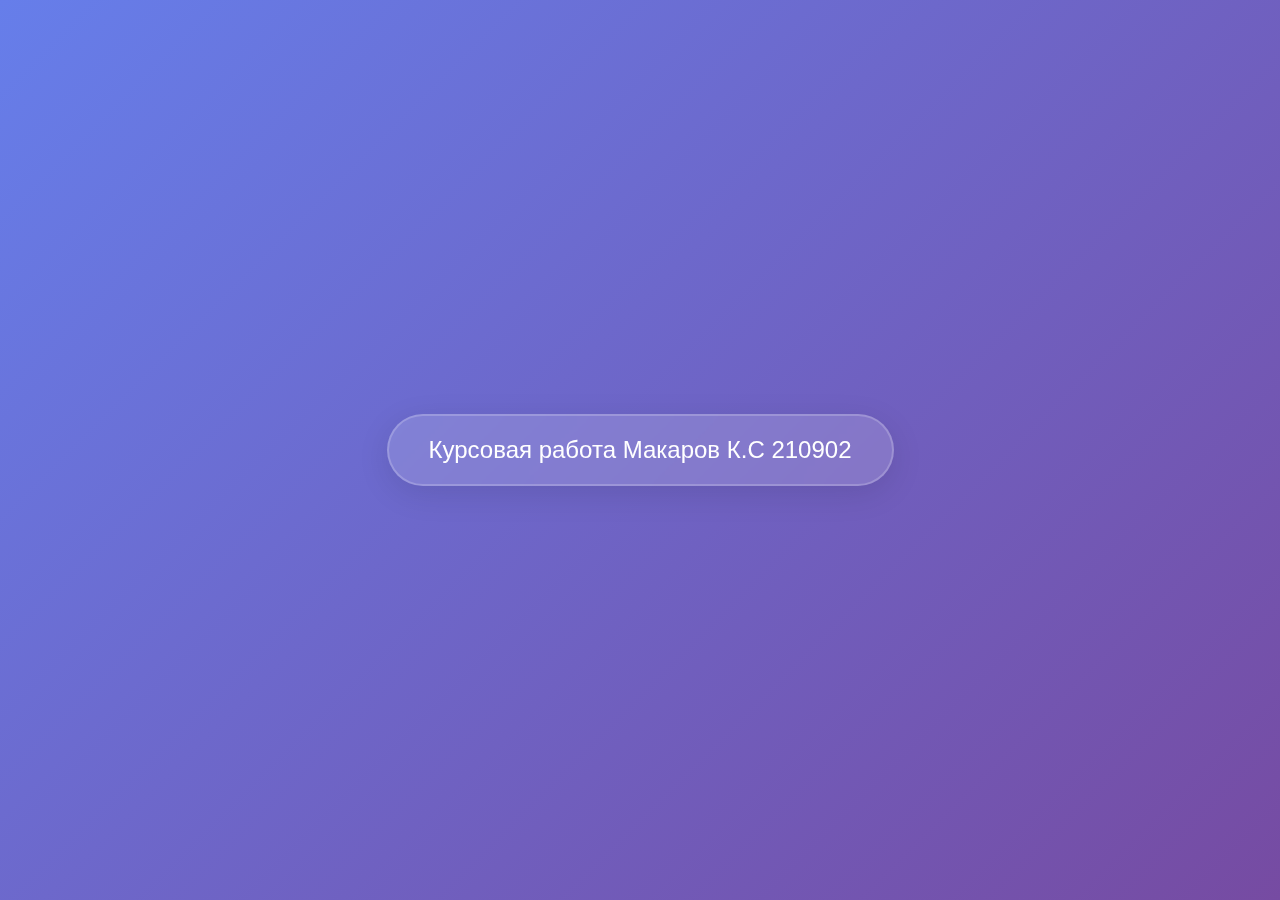
<file: index.html>
<!DOCTYPE html>
<html lang="ru">
<head>
    <meta charset="UTF-8">
    <meta name="viewport" content="width=device-width, initial-scale=1.0">
    <title>Красивая кнопка</title>
    <style>
        body {
            margin: 0;
            padding: 0;
            display: flex;
            justify-content: center;
            align-items: center;
            min-height: 100vh;
            background: linear-gradient(135deg, #667eea 0%, #764ba2 100%);
            font-family: 'Arial', sans-serif;
        }

        .btn {
            position: relative;
            padding: 20px 40px;
            font-size: 24px;
            color: #fff;
            background: rgba(255, 255, 255, 0.15);
            border: 2px solid rgba(255, 255, 255, 0.2);
            border-radius: 50px;
            cursor: pointer;
            overflow: hidden;
            transition: all 0.3s ease;
            text-decoration: none;
            backdrop-filter: blur(5px);
            box-shadow: 0 8px 32px rgba(0, 0, 0, 0.1);
        }

        .btn:hover {
            background: rgba(255, 255, 255, 0.25);
            transform: translateY(-3px);
            box-shadow: 0 12px 40px rgba(0, 0, 0, 0.2);
        }

        .btn::before {
            content: '';
            position: absolute;
            top: 0;
            left: -100%;
            width: 100%;
            height: 100%;
            background: linear-gradient(
                90deg,
                transparent,
                rgba(255, 255, 255, 0.4),
                transparent
            );
            transition: 0.5s;
        }

        .btn:hover::before {
            left: 100%;
        }
    </style>
</head>
<body>
    <a href="pages/home/index.html" class="btn">Курсовая работа Макаров К.С 210902</a>
</body>
</html>
</file>
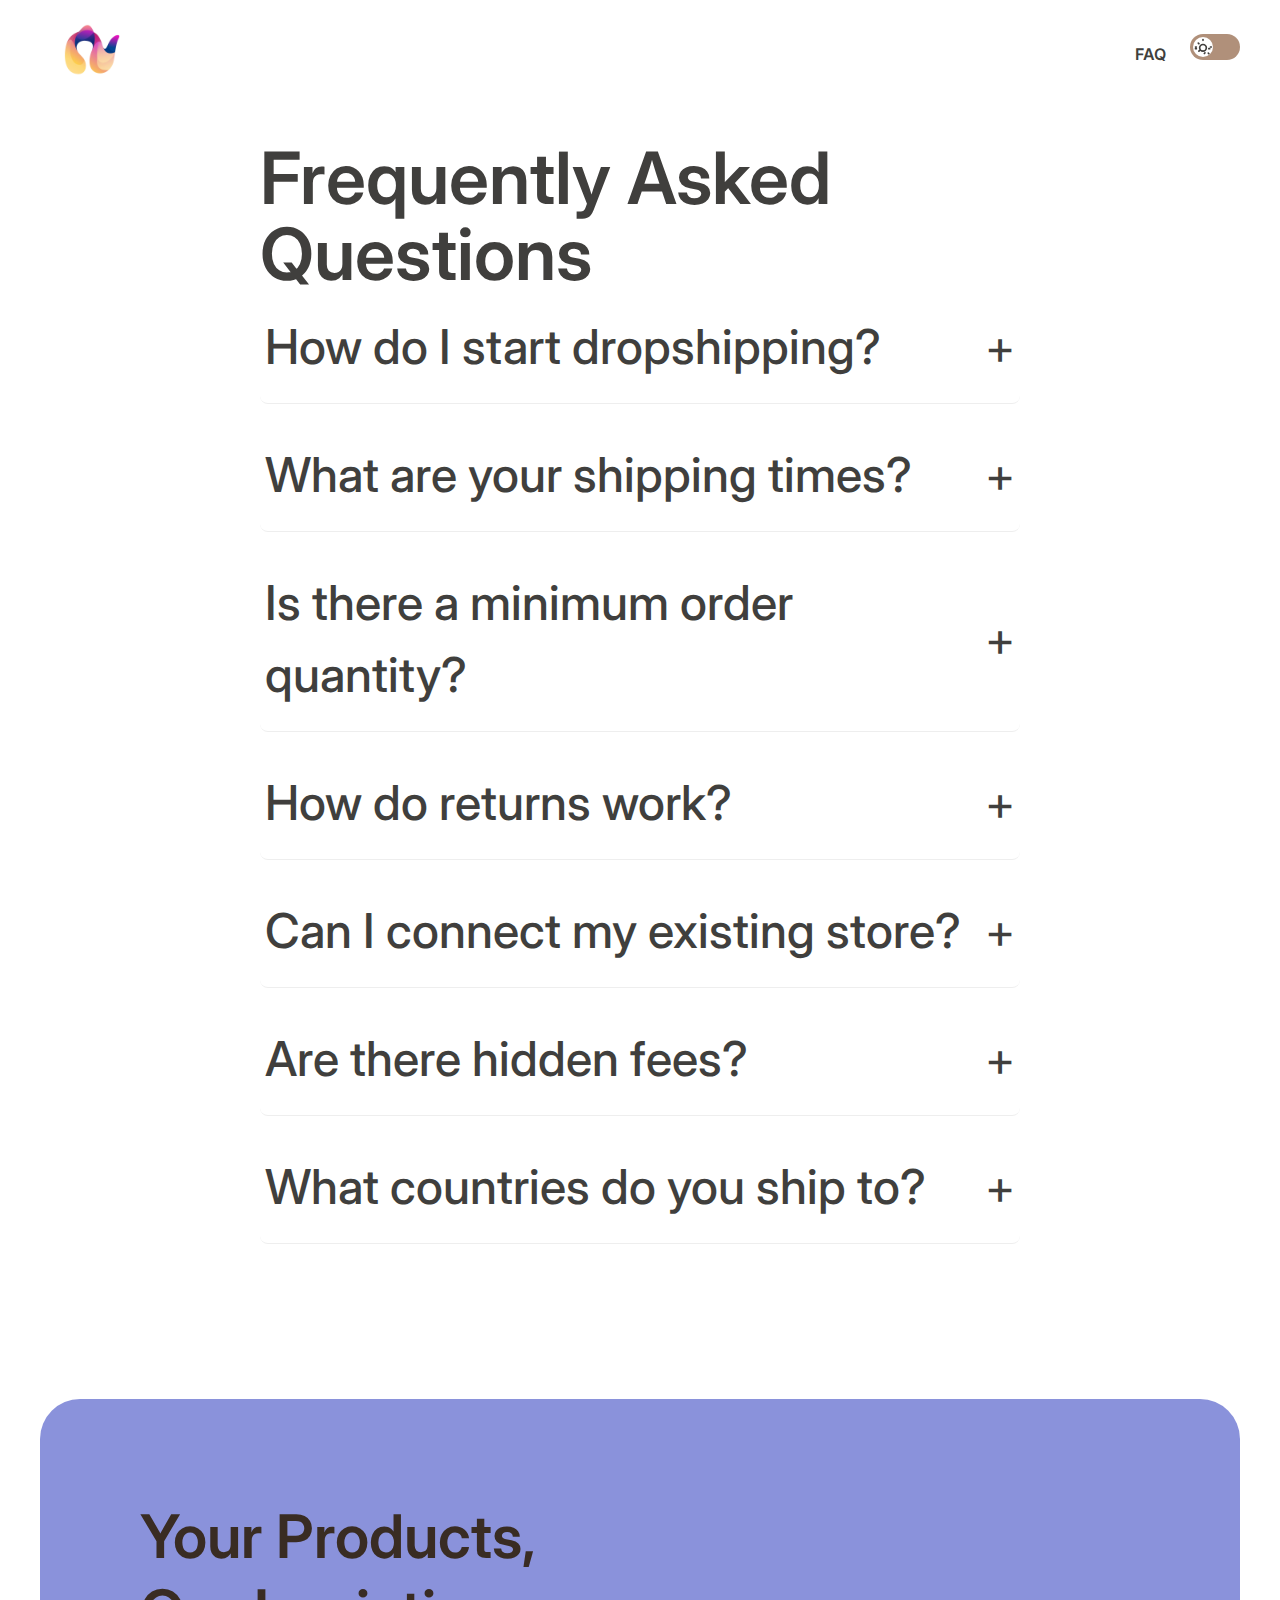
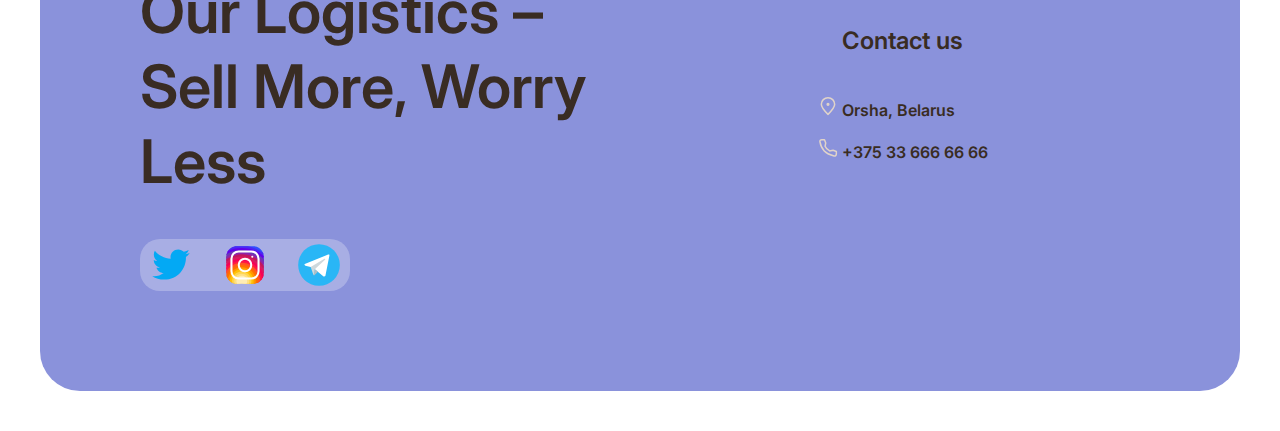
<file: pages/menu/index.html>
<!DOCTYPE html>
<html lang="en">
<head>
  <meta charset="UTF-8">
  <meta name="viewport" content="width=device-width, initial-scale=1.0">
  <title>Dropshipping</title>
  <link rel="shortcut icon" href="../../assets/icons/logo.png" type="image/x-icon">
  <link rel="stylesheet" href="css/styles.css">
  <link href="https://fonts.googleapis.com/css?family=Inter:regular,600" rel="stylesheet">
      <style>
  :root {
    --bg-light: #ffffff;
    --text-light: #403F3D;
    --accent-light: #B0907A;
    --bg-dark: #1a1a1a;
    --text-dark: #e0e0e0;
    --accent-dark: #B0907A;
  }

  body {
    background-color: var(--bg-light);
    color: var(--text-light);
    transition: all 0.3s ease;
  }

  body.dark-theme {
    --bg-light: var(--bg-dark);
    --text-light: var(--text-dark);
    --accent-light: var(--accent-dark);
  }

  .theme-toggle {
    position: relative;
    width: 50px;
    height: 26px;
    border-radius: 15px;
    background: var(--accent-light);
    border: none;
    cursor: pointer;
    margin-left: 20px;
  }

  .theme-toggle::after {
    content: '';
    position: absolute;
    top: 3px;
    left: 3px;
    width: 20px;
    height: 20px;
    background: white url('data:image/svg+xml;utf8,<svg xmlns="http://www.w3.org/2000/svg" viewBox="0 0 24 24" fill="%23403F3D"><path d="M12 2a1 1 0 0 1 1 1v1a1 1 0 1 1-2 0V3a1 1 0 0 1 1-1zm0 16a5 5 0 1 1 0-10 5 5 0 0 1 0 10zm0-2a3 3 0 1 0 0-6 3 3 0 0 0 0 6zm-9-1a1 1 0 0 1 0-2h1a1 1 0 1 1 0 2H3zm16 0a1 1 0 1 1 0-2h1a1 1 0 1 1 0 2h-1zM5.64 6.64a1 1 0 0 1 1.41 0l.7.7a1 1 0 1 1-1.41 1.41l-.7-.7a1 1 0 0 1 0-1.41zm12.02 12.02a1 1 0 0 1 1.41 0l.7.7a1 1 0 1 1-1.41 1.41l-.7-.7a1 1 0 0 1 0-1.41zM2 12a1 1 0 0 1 1-1h1a1 1 0 1 1 0 2H3a1 1 0 0 1-1-1zm18 0a1 1 0 0 1 1-1h1a1 1 0 1 1 0 2h-1a1 1 0 0 1-1-1zm-4.95 6.36a1 1 0 0 1 0 1.41l-.7.7a1 1 0 1 1-1.41-1.41l.7-.7a1 1 0 0 1 1.41 0zM6.34 17.66a1 1 0 0 1 0-1.41l.7-.7a1 1 0 1 1 1.41 1.41l-.7.7a1 1 0 0 1-1.41 0z"/></svg>');
    border-radius: 50%;
    transition: all 0.3s ease;
  }

  body.dark-theme .theme-toggle::after {
    transform: translateX(24px);
    background: white url('data:image/svg+xml;utf8,<svg xmlns="http://www.w3.org/2000/svg" viewBox="0 0 24 24" fill="%23ffffff"><path d="M12 18c-3.309 0-6-2.691-6-6s2.691-6 6-6 6 2.691 6 6-2.691 6-6 6zm0-10c-2.206 0-4 1.794-4 4s1.794 4 4 4 4-1.794 4-4-1.794-4-4-4zm0-4a1 1 0 0 1 1-1 1 1 0 0 1 0 2 1 1 0 0 1-1-1zM7 5a1 1 0 0 1 0-2 1 1 0 0 1 0 2zm10 0a1 1 0 0 1 0-2 1 1 0 0 1 0 2zM5 11a1 1 0 0 1-2 0 1 1 0 0 1 2 0zm14 0a1 1 0 0 1-2 0 1 1 0 0 1 2 0zM7 17a1 1 0 0 1 0-2 1 1 0 0 1 0 2zm10 0a1 1 0 0 1 0-2 1 1 0 0 1 0 2z"/></svg>');
  }

  .dark-theme {
    background-color: var(--bg-dark);
    color: var(--text-dark);
  }

  .dark-theme .heading-1,
  .dark-theme .heading-2,
  .dark-theme .heading-3 {
    color: var(--text-dark);
  }

  .dark-theme .link {
    color: var(--text-dark);
  }

  .dark-theme .button-primary {
    background-color: var(--accent-dark);
    color: white;
  }
</style>
</head>
<body>
  <header>
    <nav class="nav__section">
      <div class="logo__item">
        <a href="../home">
          <img class="logo__item" src="../../assets/icons/logo.png" alt="logo" />
        </a>
      </div>
    
      <div class="menu-item">
        <a class="menu-item__link link" href="../menu">
            FAQ
            
        </a>
        <button class="theme-toggle" aria-label="Toggle theme"></button>
      </div>
      <div class="menu-burger"></div>
    </nav>
  </header>
  <main>
    <!-- HTML -->
<!-- HTML -->
<div class="faq-section">
  <h2 class="heading-1">Frequently Asked Questions</h2>
  
  <div class="faq-item">
    <div class="faq-question">
      <h3 class="question">How do I start dropshipping?</h3>
      <span class="faq-icon">+</span>
      
    </div>
    <div class="faq-answer">
      <p class="answer">Starting is easy! Register for free, connect your store, and select products from our catalog. We handle inventory and shipping.</p>
    </div>
  </div>

  <div class="faq-item">
    <div class="faq-question">
      <h3 class="question">What are your shipping times?</h3>
      <span class="faq-icon">+</span>
    </div>
    <div class="faq-answer">
      <p class="answer">Most orders ship within 1-3 business days. Delivery times vary between 5-15 days depending on destination.</p>
    </div>
  </div>

  <!-- Новые вопросы -->
  <div class="faq-item">
    <div class="faq-question">
      <h3 class="question">Is there a minimum order quantity?</h3>
      <span class="faq-icon">+</span>
    </div>
    <div class="faq-answer">
      <p class="answer">No MOQ requirements! You can order even single items with no extra charges.</p>
    </div>
  </div>

  <div class="faq-item">
    <div class="faq-question">
      <h3 class="question">How do returns work?</h3>
      <span class="faq-icon">+</span>
    </div>
    <div class="faq-answer">
      <p class="answer">We offer 30-day return policy. Contact our support team to initiate a return process.</p>
    </div>
  </div>

  <div class="faq-item">
    <div class="faq-question">
      <h3 class="question">Can I connect my existing store?</h3>
      <span class="faq-icon">+</span>
    </div>
    <div class="faq-answer">
      <p class="answer">Yes! We integrate with Shopify, WooCommerce, and most major e-commerce platforms.</p>
    </div>
  </div>

  <div class="faq-item">
    <div class="faq-question">
      <h3 class="question">Are there hidden fees?</h3>
      <span class="faq-icon">+</span>
    </div>
    <div class="faq-answer">
      <p class="answer">No hidden costs. You only pay for products you sell with transparent pricing.</p>
    </div>
  </div>

  <div class="faq-item">
    <div class="faq-question">
      <h3 class="question">What countries do you ship to?</h3>
      <span class="faq-icon">+</span>
    </div>
    <div class="faq-answer">
      <p class="answer">We offer worldwide shipping to over 150 countries with reliable carriers.</p>
    </div>
  </div>
</div>
  

</div>
  </main>
  <footer class="footer__section" id="contacts">
    <div class="footer__container">
      <div class="footer__item">
        <h2 class="heading-2">
          Your Products, Our Logistics – Sell More, Worry Less
        </h2>
        <div class="footer__buttons">
          <button class="social-network__button button-primary" aria-label="social">
            <svg xmlns="http://www.w3.org/2000/svg" x="0px" y="0px" width="50" height="50" viewBox="0 0 48 48">
              <path fill="#03A9F4" d="M42,12.429c-1.323,0.586-2.746,0.977-4.247,1.162c1.526-0.906,2.7-2.351,3.251-4.058c-1.428,0.837-3.01,1.452-4.693,1.776C34.967,9.884,33.05,9,30.926,9c-4.08,0-7.387,3.278-7.387,7.32c0,0.572,0.067,1.129,0.193,1.67c-6.138-0.308-11.582-3.226-15.224-7.654c-0.64,1.082-1,2.349-1,3.686c0,2.541,1.301,4.778,3.285,6.096c-1.211-0.037-2.351-0.374-3.349-0.914c0,0.022,0,0.055,0,0.086c0,3.551,2.547,6.508,5.923,7.181c-0.617,0.169-1.269,0.263-1.941,0.263c-0.477,0-0.942-0.054-1.392-0.135c0.94,2.902,3.667,5.023,6.898,5.086c-2.528,1.96-5.712,3.134-9.174,3.134c-0.598,0-1.183-0.034-1.761-0.104C9.268,36.786,13.152,38,17.321,38c13.585,0,21.017-11.156,21.017-20.834c0-0.317-0.01-0.633-0.025-0.945C39.763,15.197,41.013,13.905,42,12.429"></path>
              </svg>
          </button>
          <button class="social-network__button button-primary" aria-label="social">
            <svg xmlns="http://www.w3.org/2000/svg" x="0px" y="0px" width="50" height="50" viewBox="0 0 48 48">
              <path fill="#304ffe" d="M41.67,13.48c-0.4,0.26-0.97,0.5-1.21,0.77c-0.09,0.09-0.14,0.19-0.12,0.29v1.03l-0.3,1.01l-0.3,1l-0.33,1.1 l-0.68,2.25l-0.66,2.22l-0.5,1.67c0,0.26-0.01,0.52-0.03,0.77c-0.07,0.96-0.27,1.88-0.59,2.74c-0.19,0.53-0.42,1.04-0.7,1.52 c-0.1,0.19-0.22,0.38-0.34,0.56c-0.4,0.63-0.88,1.21-1.41,1.72c-0.41,0.41-0.86,0.79-1.35,1.11c0,0,0,0-0.01,0 c-0.08,0.07-0.17,0.13-0.27,0.18c-0.31,0.21-0.64,0.39-0.98,0.55c-0.23,0.12-0.46,0.22-0.7,0.31c-0.05,0.03-0.11,0.05-0.16,0.07 c-0.57,0.27-1.23,0.45-1.89,0.54c-0.04,0.01-0.07,0.01-0.11,0.02c-0.4,0.07-0.79,0.13-1.19,0.16c-0.18,0.02-0.37,0.03-0.55,0.03 l-0.71-0.04l-3.42-0.18c0-0.01-0.01,0-0.01,0l-1.72-0.09c-0.13,0-0.27,0-0.4-0.01c-0.54-0.02-1.06-0.08-1.58-0.19 c-0.01,0-0.01,0-0.01,0c-0.95-0.18-1.86-0.5-2.71-0.93c-0.47-0.24-0.93-0.51-1.36-0.82c-0.18-0.13-0.35-0.27-0.52-0.42 c-0.48-0.4-0.91-0.83-1.31-1.27c-0.06-0.06-0.11-0.12-0.16-0.18c-0.06-0.06-0.12-0.13-0.17-0.19c-0.38-0.48-0.7-0.97-0.96-1.49 c-0.24-0.46-0.43-0.95-0.58-1.49c-0.06-0.19-0.11-0.37-0.15-0.57c-0.01-0.01-0.02-0.03-0.02-0.05c-0.1-0.41-0.19-0.84-0.24-1.27 c-0.06-0.33-0.09-0.66-0.09-1c-0.02-0.13-0.02-0.27-0.02-0.4l1.91-2.95l1.87-2.88l0.85-1.31l0.77-1.18l0.26-0.41v-1.03 c0.02-0.23,0.03-0.47,0.02-0.69c-0.01-0.7-0.15-1.38-0.38-2.03c-0.22-0.69-0.53-1.34-0.85-1.94c-0.38-0.69-0.78-1.31-1.11-1.87 C14,7.4,13.66,6.73,13.75,6.26C14.47,6.09,15.23,6,16,6h16c4.18,0,7.78,2.6,9.27,6.26C41.43,12.65,41.57,13.06,41.67,13.48z"></path><path fill="#4928f4" d="M42,16v0.27l-1.38,0.8l-0.88,0.51l-0.97,0.56l-1.94,1.13l-1.9,1.1l-1.94,1.12l-0.77,0.45 c0,0.48-0.12,0.92-0.34,1.32c-0.31,0.58-0.83,1.06-1.49,1.47c-0.67,0.41-1.49,0.74-2.41,0.98c0,0,0-0.01-0.01,0 c-3.56,0.92-8.42,0.5-10.78-1.26c-0.66-0.49-1.12-1.09-1.32-1.78c-0.06-0.23-0.09-0.48-0.09-0.73v-7.19 c0.01-0.15-0.09-0.3-0.27-0.45c-0.54-0.43-1.81-0.84-3.23-1.25c-1.11-0.31-2.3-0.62-3.3-0.92c-0.79-0.24-1.46-0.48-1.86-0.71 c0.18-0.35,0.39-0.7,0.61-1.03c1.4-2.05,3.54-3.56,6.02-4.13C14.47,6.09,15.23,6,16,6h10.8c5.37,0.94,10.32,3.13,14.47,6.26 c0.16,0.39,0.3,0.8,0.4,1.22c0.18,0.66,0.29,1.34,0.32,2.05C42,15.68,42,15.84,42,16z"></path><path fill="#6200ea" d="M42,16v4.41l-0.22,0.68l-0.75,2.33l-0.78,2.4l-0.41,1.28l-0.38,1.19l-0.37,1.13l-0.36,1.12l-0.19,0.59 l-0.25,0.78c0,0.76-0.02,1.43-0.07,2c-0.01,0.06-0.02,0.12-0.02,0.18c-0.06,0.53-0.14,0.98-0.27,1.36 c-0.01,0.06-0.03,0.12-0.05,0.17c-0.26,0.72-0.65,1.18-1.23,1.48c-0.14,0.08-0.3,0.14-0.47,0.2c-0.53,0.18-1.2,0.27-2.02,0.32 c-0.6,0.04-1.29,0.05-2.07,0.05H31.4l-1.19-0.05L30,37.61l-2.17-0.09l-2.2-0.09l-7.25-0.3l-1.88-0.08h-0.26 c-0.78-0.01-1.45-0.06-2.03-0.14c-0.84-0.13-1.49-0.35-1.98-0.68c-0.7-0.45-1.11-1.11-1.35-2.03c-0.06-0.22-0.11-0.45-0.14-0.7 c-0.1-0.58-0.15-1.25-0.18-2c0-0.15,0-0.3-0.01-0.46c-0.01-0.01,0-0.01,0-0.01v-0.58c-0.01-0.29-0.01-0.59-0.01-0.9l0.05-1.61 l0.03-1.15l0.04-1.34v-0.19l0.07-2.46l0.07-2.46l0.07-2.31l0.06-2.27l0.02-0.6c0-0.31-1.05-0.49-2.22-0.64 c-0.93-0.12-1.95-0.23-2.56-0.37c0.05-0.23,0.1-0.46,0.16-0.68c0.18-0.72,0.45-1.4,0.79-2.05c0.18-0.35,0.39-0.7,0.61-1.03 c2.16-0.95,4.41-1.69,6.76-2.17c2.06-0.43,4.21-0.66,6.43-0.66c7.36,0,14.16,2.49,19.54,6.69c0.52,0.4,1.03,0.83,1.53,1.28 C42,15.68,42,15.84,42,16z"></path><path fill="#673ab7" d="M42,18.37v4.54l-0.55,1.06l-1.05,2.05l-0.56,1.08l-0.51,0.99l-0.22,0.43c0,0.31,0,0.61-0.02,0.9 c0,0.43-0.02,0.84-0.05,1.22c-0.04,0.45-0.1,0.86-0.16,1.24c-0.15,0.79-0.36,1.47-0.66,2.03c-0.04,0.07-0.08,0.14-0.12,0.2 c-0.11,0.18-0.24,0.35-0.38,0.51c-0.18,0.22-0.38,0.41-0.61,0.57c-0.34,0.26-0.74,0.47-1.2,0.63c-0.57,0.21-1.23,0.35-2.01,0.43 c-0.51,0.05-1.07,0.08-1.68,0.08l-0.42,0.02l-2.08,0.12h-0.01L27.5,36.6l-2.25,0.13l-3.1,0.18l-3.77,0.22l-0.55,0.03 c-0.51,0-0.99-0.03-1.45-0.09c-0.05-0.01-0.09-0.02-0.14-0.02c-0.68-0.11-1.3-0.29-1.86-0.54c-0.68-0.3-1.27-0.7-1.77-1.18 c-0.44-0.43-0.82-0.92-1.13-1.47c-0.07-0.13-0.14-0.25-0.2-0.39c-0.3-0.59-0.54-1.25-0.72-1.97c-0.03-0.12-0.06-0.25-0.08-0.38 c-0.06-0.23-0.11-0.47-0.14-0.72c-0.11-0.64-0.17-1.32-0.2-2.03v-0.01c-0.01-0.29-0.02-0.57-0.02-0.87l-0.49-1.17l-0.07-0.18 L9.5,25.99L8.75,24.2l-0.12-0.29l-0.72-1.73l-0.8-1.93c0,0,0,0-0.01,0L6.29,18.3L6,17.59V16c0-0.63,0.06-1.25,0.17-1.85 c0.05-0.23,0.1-0.46,0.16-0.68c0.85-0.49,1.74-0.94,2.65-1.34c2.08-0.93,4.31-1.62,6.62-2.04c1.72-0.31,3.51-0.48,5.32-0.48 c7.31,0,13.94,2.65,19.12,6.97c0.2,0.16,0.39,0.32,0.58,0.49C41.09,17.48,41.55,17.91,42,18.37z"></path><path fill="#8e24aa" d="M42,21.35v5.14l-0.57,1.19l-1.08,2.25l-0.01,0.03c0,0.43-0.02,0.82-0.05,1.17c-0.1,1.15-0.38,1.88-0.84,2.33 c-0.33,0.34-0.74,0.53-1.25,0.63c-0.03,0.01-0.07,0.01-0.1,0.02c-0.16,0.03-0.33,0.05-0.51,0.05c-0.62,0.06-1.35,0.02-2.19-0.04 c-0.09,0-0.19-0.01-0.29-0.02c-0.61-0.04-1.26-0.08-1.98-0.11c-0.39-0.01-0.8-0.02-1.22-0.02h-0.02l-1.01,0.08h-0.01l-2.27,0.16 l-2.59,0.2l-0.38,0.03l-3.03,0.22l-1.57,0.12l-1.55,0.11c-0.27,0-0.53,0-0.79-0.01c0,0-0.01-0.01-0.01,0 c-1.13-0.02-2.14-0.09-3.04-0.26c-0.83-0.14-1.56-0.36-2.18-0.69c-0.64-0.31-1.17-0.75-1.6-1.31c-0.41-0.55-0.71-1.24-0.9-2.07 c0-0.01,0-0.01,0-0.01c-0.14-0.67-0.22-1.45-0.22-2.33l-0.15-0.27L9.7,26.35l-0.13-0.22L9.5,25.99l-0.93-1.65l-0.46-0.83 l-0.58-1.03l-1-1.79L6,19.75v-3.68c0.88-0.58,1.79-1.09,2.73-1.55c1.14-0.58,2.32-1.07,3.55-1.47c1.34-0.44,2.74-0.79,4.17-1.02 c1.45-0.24,2.94-0.36,4.47-0.36c6.8,0,13.04,2.43,17.85,6.47c0.22,0.17,0.43,0.36,0.64,0.54c0.84,0.75,1.64,1.56,2.37,2.41 C41.86,21.18,41.94,21.26,42,21.35z"></path><path fill="#c2185b" d="M42,24.71v7.23c-0.24-0.14-0.57-0.31-0.98-0.49c-0.22-0.11-0.47-0.22-0.73-0.32 c-0.38-0.17-0.79-0.33-1.25-0.49c-0.1-0.04-0.2-0.07-0.31-0.1c-0.18-0.07-0.37-0.13-0.56-0.19c-0.59-0.18-1.24-0.35-1.92-0.5 c-0.26-0.05-0.53-0.1-0.8-0.14c-0.87-0.15-1.8-0.24-2.77-0.25c-0.08-0.01-0.17-0.01-0.25-0.01l-2.57,0.02l-3.5,0.02h-0.01 l-7.49,0.06c-2.38,0-3.84,0.57-4.72,0.8c0,0-0.01,0-0.01,0.01c-0.93,0.24-1.22,0.09-1.3-1.54c-0.02-0.45-0.03-1.03-0.03-1.74 l-0.56-0.43l-0.98-0.74l-0.6-0.46l-0.12-0.09L8.88,24.1l-0.25-0.19l-0.52-0.4l-0.96-0.72L6,21.91v-3.4 c0.1-0.08,0.19-0.15,0.29-0.21c1.45-1,3-1.85,4.64-2.54c1.46-0.62,3-1.11,4.58-1.46c0.43-0.09,0.87-0.18,1.32-0.24 c1.33-0.23,2.7-0.34,4.09-0.34c6.01,0,11.53,2.09,15.91,5.55c0.66,0.52,1.3,1.07,1.9,1.66c0.82,0.78,1.59,1.61,2.3,2.49 c0.14,0.18,0.28,0.36,0.42,0.55C41.64,24.21,41.82,24.46,42,24.71z"></path><path fill="#d81b60" d="M42,28.72V32c0,0.65-0.06,1.29-0.18,1.91c-0.18,0.92-0.49,1.8-0.91,2.62c-0.22,0.05-0.47,0.05-0.75,0.01 c-0.63-0.11-1.37-0.44-2.17-0.87c-0.04-0.01-0.08-0.03-0.11-0.05c-0.25-0.13-0.51-0.27-0.77-0.43c-0.53-0.29-1.09-0.61-1.65-0.91 c-0.12-0.06-0.24-0.12-0.35-0.18c-0.64-0.33-1.3-0.63-1.96-0.86c0,0,0,0-0.01,0c-0.14-0.05-0.29-0.1-0.44-0.14 c-0.57-0.16-1.15-0.26-1.71-0.26l-1.1-0.32l-4.87-1.41c0,0,0,0-0.01,0l-2.99-0.87h-0.01l-1.3-0.38c-3.76,0-6.07,1.6-7.19,0.99 c-0.44-0.23-0.7-0.81-0.79-1.95c-0.03-0.32-0.04-0.68-0.04-1.1l-1.17-0.57l-0.05-0.02h-0.01l-0.84-0.42L9.7,26.35l-0.07-0.03 l-0.17-0.09L7.5,25.28L6,24.55v-3.43c0.17-0.15,0.35-0.29,0.53-0.43c0.19-0.15,0.38-0.29,0.57-0.44c0.01,0,0.01,0,0.01,0 c1.18-0.85,2.43-1.6,3.76-2.22c1.55-0.74,3.2-1.31,4.91-1.68c0.25-0.06,0.51-0.12,0.77-0.16c1.42-0.27,2.88-0.41,4.37-0.41 c5.27,0,10.11,1.71,14.01,4.59c1.13,0.84,2.18,1.77,3.14,2.78c0.79,0.83,1.52,1.73,2.18,2.67c0.05,0.07,0.1,0.14,0.15,0.2 c0.37,0.54,0.71,1.09,1.03,1.66C41.64,28.02,41.82,28.37,42,28.72z"></path><path fill="#f50057" d="M41.82,33.91c-0.18,0.92-0.49,1.8-0.91,2.62c-0.19,0.37-0.4,0.72-0.63,1.06c-0.14,0.21-0.29,0.41-0.44,0.6 c-0.36-0.14-0.89-0.34-1.54-0.56c0,0,0,0,0-0.01c-0.49-0.17-1.05-0.35-1.65-0.52c-0.17-0.05-0.34-0.1-0.52-0.15 c-0.71-0.19-1.45-0.36-2.17-0.46c-0.6-0.1-1.19-0.16-1.74-0.16l-0.46-0.13h-0.01l-2.42-0.7l-1.49-0.43l-1.66-0.48h-0.01l-0.54-0.15 l-6.53-1.88l-1.88-0.54l-1.4-0.33l-2.28-0.54l-0.28-0.07c0,0,0,0-0.01,0l-2.29-0.53c0-0.01,0-0.01,0-0.01l-0.41-0.09l-0.21-0.05 l-1.67-0.39l-0.19-0.05l-1.42-1.17L6,27.9v-4.08c0.37-0.36,0.75-0.7,1.15-1.03c0.12-0.11,0.25-0.21,0.38-0.31 c0.12-0.1,0.25-0.2,0.38-0.3c0.91-0.69,1.87-1.31,2.89-1.84c1.3-0.7,2.68-1.26,4.13-1.66c0.28-0.09,0.56-0.17,0.85-0.23 c1.64-0.41,3.36-0.62,5.14-0.62c4.47,0,8.63,1.35,12.07,3.66c1.71,1.15,3.25,2.53,4.55,4.1c0.66,0.79,1.26,1.62,1.79,2.5 c0.05,0.07,0.09,0.13,0.13,0.2c0.32,0.53,0.62,1.08,0.89,1.64c0.25,0.5,0.47,1,0.67,1.52C41.34,32.25,41.6,33.07,41.82,33.91z"></path><path fill="#ff1744" d="M40.28,37.59c-0.14,0.21-0.29,0.41-0.44,0.6c-0.44,0.55-0.92,1.05-1.46,1.49c-0.47,0.39-0.97,0.74-1.5,1.04 c-0.2-0.05-0.4-0.11-0.61-0.19c-0.66-0.23-1.35-0.61-1.99-1.01c-0.96-0.61-1.79-1.27-2.16-1.57c-0.14-0.12-0.21-0.18-0.21-0.18 l-1.7-0.15L30,37.6l-2.2-0.19l-2.28-0.2l-3.37-0.3l-5.34-0.47l-0.02-0.01l-1.88-0.91l-1.9-0.92l-1.53-0.74l-0.33-0.16l-0.41-0.2 l-1.42-0.69L7.43,31.9l-0.59-0.29L6,31.35v-4.47c0.47-0.56,0.97-1.09,1.5-1.6c0.34-0.32,0.7-0.64,1.07-0.94 c0.06-0.05,0.12-0.1,0.18-0.14c0.04-0.05,0.09-0.08,0.13-0.1c0.59-0.48,1.21-0.91,1.85-1.3c0.74-0.47,1.52-0.89,2.33-1.24 c0.87-0.39,1.78-0.72,2.72-0.97c1.63-0.46,3.36-0.7,5.14-0.7c4.08,0,7.85,1.24,10.96,3.37c1.99,1.36,3.71,3.08,5.07,5.07 c0.45,0.64,0.85,1.32,1.22,2.02c0.13,0.26,0.26,0.52,0.37,0.78c0.12,0.25,0.23,0.5,0.34,0.75c0.21,0.52,0.4,1.04,0.57,1.58 c0.32,1,0.56,2.02,0.71,3.08C40.21,36.89,40.25,37.24,40.28,37.59z"></path><path fill="#ff5722" d="M38.39,39.42c0,0.08,0,0.17-0.01,0.26c-0.47,0.39-0.97,0.74-1.5,1.04c-0.22,0.12-0.44,0.24-0.67,0.34 c-0.23,0.11-0.46,0.21-0.7,0.3c-0.34-0.18-0.8-0.4-1.29-0.61c-0.69-0.31-1.44-0.59-2.02-0.68c-0.14-0.03-0.27-0.04-0.39-0.04 l-1.64-0.21h-0.02l-2.04-0.27l-2.06-0.27l-0.96-0.12l-7.56-0.98c-0.49,0-1.01-0.03-1.55-0.1c-0.66-0.06-1.35-0.16-2.04-0.3 c-0.68-0.12-1.37-0.28-2.03-0.45c-0.69-0.16-1.37-0.35-2-0.53c-0.73-0.22-1.41-0.43-1.98-0.62c-0.47-0.15-0.87-0.29-1.18-0.4 c-0.18-0.43-0.33-0.88-0.44-1.34C6.1,33.66,6,32.84,6,32v-1.67c0.32-0.53,0.67-1.05,1.06-1.54c0.71-0.94,1.52-1.8,2.4-2.56 c0.03-0.04,0.07-0.07,0.1-0.09l0.01-0.01c0.31-0.28,0.63-0.53,0.97-0.77c0.04-0.04,0.08-0.07,0.12-0.1 c0.16-0.12,0.33-0.24,0.51-0.35c1.43-0.97,3.01-1.73,4.7-2.24c1.6-0.48,3.29-0.73,5.05-0.73c3.49,0,6.75,1.03,9.47,2.79 c2.01,1.29,3.74,2.99,5.06,4.98c0.16,0.23,0.31,0.46,0.46,0.7c0.69,1.17,1.26,2.43,1.68,3.75c0.05,0.15,0.09,0.3,0.13,0.46 c0.08,0.27,0.15,0.55,0.21,0.83c0.02,0.07,0.04,0.14,0.06,0.22c0.14,0.63,0.24,1.29,0.31,1.95c0,0.01,0,0.01,0,0.01 C38.36,38.22,38.39,38.82,38.39,39.42z"></path><path fill="#ff6f00" d="M36.33,39.42c0,0.35-0.02,0.73-0.06,1.11c-0.02,0.18-0.04,0.36-0.06,0.53c-0.23,0.11-0.46,0.21-0.7,0.3 c-0.45,0.17-0.91,0.31-1.38,0.41c-0.32,0.07-0.65,0.13-0.98,0.16h-0.01c-0.31-0.19-0.67-0.42-1.04-0.68 c-0.67-0.47-1.37-1-1.93-1.43c-0.01-0.01-0.01-0.01-0.02-0.02c-0.59-0.45-1.01-0.79-1.01-0.79l-1.06,0.04l-2.04,0.07l-0.95,0.04 l-3.82,0.14l-3.23,0.12c-0.21,0.01-0.46,0.01-0.77,0h-0.01c-0.42-0.01-0.92-0.04-1.47-0.09c-0.64-0.05-1.34-0.11-2.05-0.18 c-0.69-0.08-1.39-0.16-2.06-0.24c-0.74-0.08-1.44-0.17-2.04-0.25c-0.47-0.06-0.88-0.11-1.21-0.15c-0.28-0.32-0.53-0.65-0.77-1.01 c-0.36-0.54-0.67-1.11-0.91-1.72c-0.18-0.43-0.33-0.88-0.44-1.34c0.29-0.89,0.67-1.73,1.12-2.54c0.36-0.66,0.78-1.29,1.24-1.89 c0.45-0.59,0.94-1.14,1.47-1.64v-0.01c0.15-0.15,0.3-0.29,0.45-0.42c0.28-0.26,0.57-0.5,0.87-0.73h0.01 c0.01-0.02,0.02-0.02,0.03-0.03c0.24-0.19,0.49-0.36,0.74-0.53c1.48-1.01,3.15-1.76,4.95-2.2c1.19-0.29,2.44-0.45,3.73-0.45 c2.54,0,4.94,0.61,7.05,1.71h0.01c1.81,0.93,3.41,2.21,4.7,3.75c0.71,0.82,1.32,1.72,1.82,2.67c0.35,0.64,0.65,1.31,0.9,1.99 c0.02,0.06,0.04,0.11,0.06,0.16c0.17,0.5,0.32,1.02,0.45,1.54c0.09,0.37,0.16,0.75,0.22,1.13c0.02,0.12,0.04,0.23,0.05,0.35 C36.28,37.99,36.33,38.7,36.33,39.42z"></path><path fill="#ff9800" d="M34.28,39.42v0.1c0,0.34-0.03,0.77-0.06,1.23c-0.03,0.34-0.06,0.69-0.09,1.02c-0.32,0.07-0.65,0.13-0.98,0.16 h-0.01C32.76,41.98,32.39,42,32,42h-1.75l-0.38-0.11l-1.97-0.6l-2-0.6l-4.63-1.39l-2-0.6c0,0-0.83,0.33-2,0.72h-0.01 c-0.45,0.15-0.94,0.31-1.46,0.47c-0.65,0.19-1.34,0.38-2.02,0.53c-0.7,0.16-1.39,0.28-2.01,0.33c-0.19,0.02-0.38,0.03-0.55,0.03 c-0.56-0.31-1.1-0.68-1.59-1.09c-0.43-0.36-0.83-0.75-1.2-1.18c-0.28-0.32-0.53-0.65-0.77-1.01c0.07-0.45,0.15-0.89,0.27-1.32 c0.3-1.19,0.77-2.33,1.39-3.37c0.34-0.59,0.72-1.16,1.16-1.69c0.01-0.03,0.04-0.06,0.07-0.08c-0.01-0.01,0-0.01,0-0.01 c0.13-0.17,0.27-0.33,0.41-0.48c0-0.01,0-0.01,0-0.01c0.41-0.44,0.83-0.86,1.29-1.25c0.16-0.13,0.31-0.26,0.48-0.39 c0.03-0.03,0.06-0.05,0.1-0.08c2.25-1.72,5.06-2.76,8.09-2.76c3.44,0,6.57,1.29,8.94,3.41c1.14,1.03,2.11,2.26,2.84,3.63 c0.06,0.1,0.12,0.21,0.17,0.32c0.09,0.18,0.18,0.37,0.26,0.57c0.33,0.72,0.59,1.48,0.77,2.26c0.02,0.08,0.04,0.16,0.06,0.24 c0.08,0.37,0.15,0.75,0.2,1.13C34.24,38.21,34.28,38.81,34.28,39.42z"></path><path fill="#ffc107" d="M32.22,39.42c0,0.2-0.01,0.42-0.02,0.65c-0.02,0.37-0.05,0.77-0.1,1.18c-0.02,0.25-0.06,0.5-0.1,0.75h-5.48 l-1.06-0.17l-4.14-0.66l-0.59-0.09l-1.35-0.22c-0.59,0-1.87,0.26-3.22,0.51c-0.71,0.13-1.43,0.27-2.08,0.36 c-0.08,0.01-0.16,0.02-0.23,0.03h-0.01c-0.7-0.15-1.38-0.38-2.02-0.68c-0.2-0.09-0.4-0.19-0.6-0.3c-0.56-0.31-1.1-0.68-1.59-1.09 c-0.01-0.12-0.02-0.22-0.02-0.27c0-0.26,0.01-0.51,0.03-0.76c0.04-0.64,0.13-1.26,0.27-1.86c0.22-0.91,0.54-1.79,0.97-2.6 c0.08-0.17,0.17-0.34,0.27-0.5c0.04-0.08,0.09-0.15,0.13-0.23c0.18-0.29,0.38-0.57,0.58-0.85c0.42-0.55,0.89-1.07,1.39-1.54 c0.01,0,0.01,0,0.01,0c0.04-0.04,0.08-0.08,0.12-0.11c0.05-0.04,0.09-0.09,0.14-0.12c0.2-0.18,0.4-0.34,0.61-0.49 c0-0.01,0.01-0.01,0.01-0.01c1.89-1.41,4.23-2.24,6.78-2.24c1.98,0,3.82,0.5,5.43,1.38h0.01c1.38,0.76,2.58,1.79,3.53,3.03 c0.37,0.48,0.7,0.99,0.98,1.53h0.01c0.05,0.1,0.1,0.2,0.15,0.3c0.3,0.59,0.54,1.21,0.72,1.85h0.01c0.01,0.05,0.03,0.1,0.04,0.15 c0.12,0.43,0.22,0.87,0.29,1.32c0.01,0.09,0.02,0.19,0.03,0.28C32.19,38.43,32.22,38.92,32.22,39.42z"></path><path fill="#ffd54f" d="M30.17,39.31c0,0.16,0,0.33-0.02,0.49v0.01c0,0.01,0,0.01,0,0.01c-0.02,0.72-0.12,1.43-0.28,2.07 c0,0.04-0.01,0.07-0.03,0.11h-4.67l-3.85-0.83l-0.51-0.11l-0.08,0.02l-4.27,0.88L16.27,42H16c-0.64,0-1.27-0.06-1.88-0.18 c-0.09-0.02-0.18-0.04-0.27-0.06h-0.01c-0.7-0.15-1.38-0.38-2.02-0.68c-0.02-0.11-0.04-0.22-0.05-0.33 c-0.07-0.43-0.1-0.88-0.1-1.33c0-0.17,0-0.34,0.01-0.51c0.03-0.54,0.11-1.07,0.23-1.58c0.08-0.38,0.19-0.75,0.32-1.1 c0.11-0.31,0.24-0.61,0.38-0.9c0.12-0.25,0.26-0.49,0.4-0.73c0.14-0.23,0.29-0.45,0.45-0.67c0.4-0.55,0.87-1.06,1.39-1.51 c0.3-0.26,0.63-0.51,0.97-0.73c1.46-0.96,3.21-1.52,5.1-1.52c0.37,0,0.73,0.02,1.08,0.07h0.02c1.07,0.12,2.07,0.42,2.99,0.87 c0.01,0,0.01,0,0.01,0c1.45,0.71,2.68,1.78,3.58,3.1c0.15,0.22,0.3,0.46,0.43,0.7c0.11,0.19,0.21,0.39,0.3,0.59 c0.14,0.31,0.27,0.64,0.38,0.97h0.01c0.11,0.37,0.21,0.74,0.28,1.13v0.01C30.11,38.16,30.17,38.73,30.17,39.31z"></path><path fill="#ffe082" d="M28.11,39.52v0.03c0,0.59-0.07,1.17-0.21,1.74c-0.05,0.24-0.12,0.48-0.21,0.71h-4.48l-2.29-0.63L18.63,42H16 c-0.64,0-1.27-0.06-1.88-0.18c-0.02-0.03-0.03-0.06-0.04-0.09c-0.14-0.43-0.25-0.86-0.3-1.31c-0.04-0.29-0.06-0.59-0.06-0.9 c0-0.12,0-0.25,0.02-0.37c0.01-0.47,0.08-0.93,0.2-1.37c0.06-0.3,0.15-0.59,0.27-0.87c0.04-0.14,0.1-0.27,0.17-0.4 c0.15-0.34,0.33-0.67,0.53-0.99c0.22-0.32,0.46-0.62,0.73-0.9c0.32-0.36,0.68-0.69,1.09-0.96c0.7-0.51,1.5-0.89,2.37-1.1 c0.58-0.16,1.19-0.24,1.82-0.24c2,0,3.79,0.8,5.09,2.09c0.05,0.05,0.11,0.11,0.16,0.18h0.01c0.14,0.15,0.27,0.3,0.4,0.47 c0.37,0.47,0.68,0.98,0.92,1.54c0.12,0.26,0.22,0.53,0.3,0.81c0.01,0.04,0.02,0.07,0.03,0.11c0.14,0.49,0.23,1,0.25,1.53 C28.1,39.2,28.11,39.36,28.11,39.52z"></path><path fill="#ffecb3" d="M26.06,39.52c0,0.41-0.05,0.8-0.16,1.17c-0.1,0.4-0.25,0.78-0.44,1.14c-0.03,0.06-0.1,0.17-0.1,0.17h-8.88 c-0.01-0.01-0.02-0.03-0.02-0.04c-0.12-0.19-0.22-0.38-0.3-0.59c-0.2-0.46-0.32-0.96-0.36-1.48c-0.02-0.12-0.02-0.25-0.02-0.37 c0-0.06,0-0.13,0.01-0.19c0.01-0.44,0.07-0.86,0.19-1.25c0.1-0.36,0.23-0.69,0.4-1.01c0,0,0.01-0.01,0.01-0.02 c0.12-0.21,0.25-0.42,0.4-0.62c0.49-0.66,1.14-1.2,1.89-1.55c0.01,0,0.01,0,0.01,0c0.24-0.12,0.49-0.22,0.75-0.29c0,0,0,0,0.01,0 c0.46-0.14,0.96-0.21,1.47-0.21c0.59,0,1.16,0.09,1.68,0.28c0.19,0.05,0.37,0.13,0.55,0.22c0,0,0,0,0.01,0 c0.86,0.41,1.59,1.05,2.09,1.85c0.1,0.15,0.19,0.31,0.27,0.48c0.04,0.07,0.08,0.15,0.11,0.22c0.23,0.52,0.37,1.09,0.41,1.69 c0.01,0.05,0.01,0.1,0.01,0.16C26.06,39.36,26.06,39.44,26.06,39.52z"></path><g><path fill="none" stroke="#fff" stroke-linecap="round" stroke-linejoin="round" stroke-miterlimit="10" stroke-width="2" d="M30,11H18c-3.9,0-7,3.1-7,7v12c0,3.9,3.1,7,7,7h12c3.9,0,7-3.1,7-7V18C37,14.1,33.9,11,30,11z"></path><circle cx="31" cy="16" r="1" fill="#fff"></circle></g><g><circle cx="24" cy="24" r="6" fill="none" stroke="#fff" stroke-linecap="round" stroke-linejoin="round" stroke-miterlimit="10" stroke-width="2"></circle></g>
              </svg>
          </button>
          <button class="social-network__button button-primary" aria-label="social">
            <svg xmlns="http://www.w3.org/2000/svg" x="0px" y="0px" width="50" height="50" viewBox="0 0 48 48">
              <path fill="#29b6f6" d="M24 4A20 20 0 1 0 24 44A20 20 0 1 0 24 4Z"></path><path fill="#fff" d="M33.95,15l-3.746,19.126c0,0-0.161,0.874-1.245,0.874c-0.576,0-0.873-0.274-0.873-0.274l-8.114-6.733 l-3.97-2.001l-5.095-1.355c0,0-0.907-0.262-0.907-1.012c0-0.625,0.933-0.923,0.933-0.923l21.316-8.468 c-0.001-0.001,0.651-0.235,1.126-0.234C33.667,14,34,14.125,34,14.5C34,14.75,33.95,15,33.95,15z"></path><path fill="#b0bec5" d="M23,30.505l-3.426,3.374c0,0-0.149,0.115-0.348,0.12c-0.069,0.002-0.143-0.009-0.219-0.043 l0.964-5.965L23,30.505z"></path><path fill="#cfd8dc" d="M29.897,18.196c-0.169-0.22-0.481-0.26-0.701-0.093L16,26c0,0,2.106,5.892,2.427,6.912 c0.322,1.021,0.58,1.045,0.58,1.045l0.964-5.965l9.832-9.096C30.023,18.729,30.064,18.416,29.897,18.196z"></path>
              </svg>
          </button>
        </div>
      </div>
      <div class="footer__item" id="contact_item">
        <h3 class="heading-3">Contact us</h3>
        <div class="contacts">
          <a class="link" href="https://www.google.com/maps/place/Orsha/">
            <svg
              xmlns="http://www.w3.org/2000/svg"
              width="20"
              height="20"
              viewBox="0 0 20 20"
              fill="none"
            >
              <path
                d="M16.6663 8.33329C16.6663 12.0152 9.99967 18.3333 9.99967 18.3333C9.99967 18.3333 3.33301 12.0152 3.33301 8.33329C3.33301 4.65139 6.31778 1.66663 9.99967 1.66663C13.6816 1.66663 16.6663 4.65139 16.6663 8.33329Z"
                stroke="#E1D4C9"
                stroke-width="1.5"
              />
              <path
                d="M10.0003 9.16667C10.4606 9.16667 10.8337 8.79357 10.8337 8.33333C10.8337 7.8731 10.4606 7.5 10.0003 7.5C9.54009 7.5 9.16699 7.8731 9.16699 8.33333C9.16699 8.79357 9.54009 9.16667 10.0003 9.16667Z"
                fill="#E1D4C9"
                stroke="#E1D4C9"
                stroke-width="1.5"
                stroke-linecap="round"
                stroke-linejoin="round"
              />
            </svg>
            Orsha, Belarus
          </a>
          <a class="link" href="tel:+1(603)555-0123">
            <svg
              xmlns="http://www.w3.org/2000/svg"
              width="20"
              height="20"
              viewBox="0 0 20 20"
              fill="none"
            >
              <path
                d="M15.0984 12.2516L11.6665 12.9166C9.34845 11.7531 7.91654 10.4166 7.08321 8.33329L7.72483 4.89154L6.51197 1.66663L3.72946 1.66663C2.60191 1.66663 1.71466 2.59958 1.90108 3.71161C2.29888 6.08454 3.37231 10.0391 6.24987 12.9166C9.27338 15.9401 13.5661 17.3318 16.1378 17.9288C17.299 18.1983 18.3332 17.2908 18.3332 16.0988L18.3332 13.4843L15.0984 12.2516Z"
                stroke="#E1D4C9"
                stroke-width="1.5"
                stroke-linecap="round"
                stroke-linejoin="round"
              />
            </svg>
            +375 33 666 66 66
          </a>
          
          </a>
        </div>
      </div>
    </div>
  </footer>
  <script src="script.js"></script>
   <script src="script.js"></script>
    <script>
  // Theme toggle
  const themeToggle = document.querySelector('.theme-toggle');
  const body = document.body;
  
  // Проверяем сохраненную тему
  const savedTheme = localStorage.getItem('theme');
  if (savedTheme === 'dark') {
    body.classList.add('dark-theme');
  }

  themeToggle.addEventListener('click', () => {
    body.classList.toggle('dark-theme');
    const isDark = body.classList.contains('dark-theme');
    localStorage.setItem('theme', isDark ? 'dark' : 'light');
  });
</script>
</body>
</html>
</file>
<file: pages/menu/css/styles.css>
header {
  margin: 20px 0;
}

.nav__section {
  display: -webkit-box;
  display: -ms-flexbox;
  display: flex;
  height: 60px;
  -webkit-box-orient: horizontal;
  -webkit-box-direction: normal;
      -ms-flex-direction: row;
          flex-direction: row;
  -webkit-box-pack: justify;
      -ms-flex-pack: justify;
          justify-content: space-between;
  -webkit-box-align: center;
      -ms-flex-align: center;
          align-items: center;
}

.nav__list {
  display: -webkit-box;
  display: -ms-flexbox;
  display: flex;
  -webkit-box-orient: horizontal;
  -webkit-box-direction: normal;
      -ms-flex-direction: row;
          flex-direction: row;
  list-style: none;
  gap: 40px;
}

.menu-burger {
  display: none;
}

@media (max-width: 768px) {
  .nav__list {
    display: none;
  }
  .menu-item__link {
    display: none;
  }
  .menu-burger {
    cursor: pointer;
    display: -webkit-box;
    display: -ms-flexbox;
    display: flex;
    -webkit-box-pack: center;
        -ms-flex-pack: center;
            justify-content: center;
    -webkit-box-orient: vertical;
    -webkit-box-direction: normal;
        -ms-flex-direction: column;
            flex-direction: column;
    -webkit-box-align: center;
        -ms-flex-align: center;
            align-items: center;
    position: relative;
    border: 1px solid #665F55;
    width: 44px;
    height: 44px;
    border-radius: 100px;
  }
  .menu-burger::before {
    display: block;
    position: absolute;
    top: 17px;
    content: "";
    background-color: #403F3D;
    width: 16px;
    height: 0px;
    border: 0.75px solid #403F3D;
    border-radius: 100px;
  }
  .menu-burger::after {
    display: block;
    position: absolute;
    bottom: 17px;
    content: "";
    background-color: #403F3D;
    width: 16px;
    height: 0px;
    border: 0.75px solid #403F3D;
    border-radius: 100px;
  }
  .menu-burger.active-burger {
    gap: 0px;
  }
  .menu-burger.active-burger::after {
    -webkit-transform: rotate(45deg);
        -ms-transform: rotate(45deg);
            transform: rotate(45deg);
  }
  .menu-burger.active-burger::before {
    -webkit-transform: rotate(-45deg);
        -ms-transform: rotate(-45deg);
            transform: rotate(-45deg);
  }
}
.footer__buttons{
  display: flex;
  justify-content: space-around;
  width: 210px;
  border-radius: 20px;
  background-color: rgba(255, 255, 255, 0.26);
}
.footer__container {
  width: 100%;
  margin: 100px 0 40px 0;
  display: -webkit-box;
  display: -ms-flexbox;
  display: flex;
  -webkit-box-pack: justify;
  -ms-flex-pack: justify;
  justify-content: space-between;
  border-radius: 40px;
  padding: 100px;
  background-color: #8a92db;
}
@media (max-width: 1000px) {
  .footer__container {
    padding: 100px 60px;
    -ms-flex-wrap: wrap;
        flex-wrap: wrap;
    gap: 100px;
  }
}
@media (max-width: 550px) {
  .footer__container {
    padding: 60px 16px;
    gap: 40px;
  }
}
.footer__container * {
  color: #E1D4C9;
}

.footer__item {
  display: -webkit-box;
  display: -ms-flexbox;
  display: flex;
  -webkit-box-orient: vertical;
  -webkit-box-direction: normal;
      -ms-flex-direction: column;
          flex-direction: column;
  -webkit-box-pack: center;
      -ms-flex-pack: center;
          justify-content: center;
  width: 630px;
  gap: 40px;
  color: #382A1E;
}
.footer__item:last-child {
  margin-left: 50px;
}
@media (max-width: 1000px) {
  .footer__item:last-child {
    margin-left: 0;
  }
}

.contacts {
  display: -webkit-box;
  display: -ms-flexbox;
  display: flex;
  -webkit-box-orient: vertical;
  -webkit-box-direction: normal;
      -ms-flex-direction: column;
          flex-direction: column;
  gap: 16px;
  font-weight: 600;
}
.contacts .link {
  width: -webkit-fit-content;
  width: -moz-fit-content;
  width: fit-content;
}
.contacts .link:after {
  background-color: #E1D4C9;
}

.footer__buttons {
  display: -webkit-box;
  display: -ms-flexbox;
  display: flex;
  gap: 12px;
}

.social-network__button {
  background-color: transparent;
  border: 1px solid transparent;
  width: auto;
  height: auto;
  padding: 0;
  -webkit-transition: all 0.3s ease-in-out;
  transition: all 0.3s ease-in-out;
}
.social-network__button svg path {
  -webkit-transition: all 0.3s ease-in-out;
  transition: all 0.3s ease-in-out;
}
.social-network__button:hover {
  background-color: #708de9;
}
.social-network__button:hover svg path {
  stroke: "#708de9";
}

.offer__container {
  display: -webkit-box;
  display: -ms-flexbox;
  display: flex;
  -webkit-box-orient: vertical;
  -webkit-box-direction: normal;
      -ms-flex-direction: column;
          flex-direction: column;
  margin: 0 auto;
  gap: 40px;
  -webkit-box-align: center;
      -ms-flex-align: center;
          align-items: center;
}
.offer__container h2 {
  text-align: center;
  max-width: 800px;
}
@media (max-width: 1000px) {
  .offer__container h2 {
    max-width: 688px;
  }
}
@media (max-width: 550px) {
  .offer__container h2 {
    max-width: 348px;
  }
}

.tab__container {
  display: -webkit-box;
  display: -ms-flexbox;
  display: flex;
  gap: 16px;
}
@media (max-width: 550px) {
  .tab__container {
    gap: 8px;
  }
}

.tab__item {
  display: -webkit-box;
  display: -ms-flexbox;
  display: flex;
  -webkit-box-align: center;
      -ms-flex-align: center;
          align-items: center;
  gap: 8px;
  padding: 8px 16px 8px 8px;
  border: 1px solid #C1B6AD;
  border-radius: 100px;
  background-color: transparent;
  font-weight: 600;
  font-size: 16px;
  line-height: 150%;
  -webkit-transition: 0.3s ease-in-out;
  transition: 0.3s ease-in-out;
}
.tab__item img {
  padding: 7px;
  background-color: #C1B6AD;
  border-radius: 100px;
  -webkit-transition: 0.3s ease-in-out;
  transition: 0.3s ease-in-out;
}
.tab__item.active {
  cursor: default;
}
.tab__item.active, .tab__item:hover {
  color: #E1D4C9;
  border-color: #665F55;
  background-color: #665F55;
}
.tab__item.active img, .tab__item:hover img {
  background-color: #E1D4C9;
}

.menu-list__container {
  display: -webkit-box;
  display: -ms-flexbox;
  display: flex;
  -ms-flex-wrap: wrap;
      flex-wrap: wrap;
  -webkit-box-pack: center;
      -ms-flex-pack: center;
          justify-content: center;
  gap: 40px;
}

.menu-list__item {
  display: -webkit-box;
  display: -ms-flexbox;
  display: flex;
  -webkit-box-orient: vertical;
  -webkit-box-direction: normal;
      -ms-flex-direction: column;
          flex-direction: column;
  width: 310px;
  height: 506px;
  border: 1px solid #C1B6AD;
  border-radius: 40px;
}
.menu-list__item .image-box {
  border-radius: 40px;
  overflow: hidden;
  width: 310px;
  height: 310px;
}
.menu-list__item .image-box img {
  width: 310px;
  height: 310px;
  -o-object-fit: contain;
     object-fit: contain;
  -webkit-transform: scale(110%);
      -ms-transform: scale(110%);
          transform: scale(110%);
  -webkit-transition: 0.3s ease-in-out;
  transition: 0.3s ease-in-out;
}
.menu-list__item:hover .image-box img {
  -webkit-transform: scale(100%);
      -ms-transform: scale(100%);
          transform: scale(100%);
}
@media (max-width: 768px) {
  .menu-list__item:nth-child(n+5) {
    display: none;
  }
}

.menu-list__load-btn {
  display: -webkit-box;
  display: -ms-flexbox;
  display: flex;
  -webkit-box-align: center;
      -ms-flex-align: center;
          align-items: center;
  -webkit-box-pack: center;
      -ms-flex-pack: center;
          justify-content: center;
  width: 60px;
  height: 60px;
  background-color: transparent;
  border-radius: 100px;
  border: 1px solid #665F55;
  -webkit-transition: 0.5s ease;
  transition: 0.5s ease;
}
.menu-list__load-btn svg path {
  stroke: #403F3D;
  -webkit-transition: 0.5s ease;
  transition: 0.5s ease;
}
.menu-list__load-btn:hover {
  background-color: #665F55;
}
.menu-list__load-btn:hover svg path {
  stroke: #E1D4C9;
}

.menu-list__item_info {
  display: -webkit-box;
  display: -ms-flexbox;
  display: flex;
  -webkit-box-orient: vertical;
  -webkit-box-direction: normal;
      -ms-flex-direction: column;
          flex-direction: column;
  -webkit-box-pack: justify;
      -ms-flex-pack: justify;
          justify-content: space-between;
  padding: 20px;
  height: 196px;
}
.menu-list__item_info .text__container {
  display: -webkit-box;
  display: -ms-flexbox;
  display: flex;
  -webkit-box-orient: vertical;
  -webkit-box-direction: normal;
      -ms-flex-direction: column;
          flex-direction: column;
  gap: 12px;
}

.price {
  font-size: 24px;
  font-weight: 600;
  line-height: 125%;
}

* {
  padding: 0;
  margin: 0;
  -webkit-box-sizing: border-box;
          box-sizing: border-box;
  text-decoration: none;
  color: #403F3D;
  scroll-behavior: smooth;
}

::-webkit-scrollbar {
  display: none;
}

main {
  display: -webkit-box;
  display: -ms-flexbox;
  display: flex;
  -webkit-box-orient: vertical;
  -webkit-box-direction: normal;
      -ms-flex-direction: column;
          flex-direction: column;
  gap: 100px;
}

.color-accent {
  color: #B0907A;
}

.color-light {
  color: #E1D4C9;
}

.accent {
  font-style: italic;
}

body {
  background-color: rgb(209, 226, 235);
  font-family: Inter;
  font-size: 16px;
  line-height: 150%;
}

button {
  cursor: pointer;
}

.logo__item{
  height: 100px;
  width: 100px;
}
.heading-1 {
  font-size: 72px;
  font-weight: 600;
  line-height: 105%;
  color: #403F3D;
}

.heading-2 {
  font-size: 60px;
  font-weight: 600;
  line-height: 125%;
}

.heading-3 {
  font-size: 24px;
  font-weight: 600;
  line-height: 125%;
}

.button-primary {
  width: -webkit-fit-content;
  width: -moz-fit-content;
  width: fit-content;
  display: -webkit-box;
  display: -ms-flexbox;
  display: flex;
  -webkit-box-align: center;
      -ms-flex-align: center;
          align-items: center;
  -webkit-box-pack: center;
      -ms-flex-pack: center;
          justify-content: center;
  background-color: transparent;
  
  border-radius: 100px;
  font-weight: 600;
  font-size: 16px;
  line-height: 150%;
}

[class*=__section] {
  display: -webkit-box;
  display: -ms-flexbox;
  display: flex;
  max-width: 1440px;
  width: 100%;
  margin: 0 auto;
  padding: 0 40px;
}
@media (max-width: 550px) {
  [class*=__section] {
    padding: 0 16px;
  }
}

.link {
  font-weight: 600;
  position: relative;
}

.link:after {
  display: block;
  position: absolute;
  left: 0;
  bottom: -4px;
  width: 100%;
  height: 2px;
  background-color: #403F3D;
  opacity: 0;
  content: "";
  -webkit-transition: 0.5s ease;
  transition: 0.5s ease;
  -webkit-transform: scaleX(0);
      -ms-transform: scaleX(0);
          transform: scaleX(0);
}

.link:hover:after,
.link:focus:after {
  opacity: 1;
  -webkit-transform: scaleX(1);
      -ms-transform: scaleX(1);
          transform: scaleX(1);
  -webkit-transition: 0.5s ease;
  transition: 0.5s ease;
}

@media (max-width: 550px) {
  .heading-1 {
    font-size: 42px;
    line-height: 115%;
  }
  .heading-2 {
    font-size: 32px;
    line-height: 125%;
  }
}



.faq-section {
  max-width: 800px;
  margin: 0 auto;
  padding: 40px 20px;
}

.faq-item {
  border-bottom: 1px solid #eee;
  margin-bottom: 15px;
  transition: all 0.3s cubic-bezier(0.4, 0, 0.2, 1);
  transform: translateY(0);
  border-radius: 8px;
  padding: 5px;
}

.faq-item:hover {
  transform: translateY(-3px);
  box-shadow: 0 8px 20px rgba(0,115,255,0.1);
  background: #91a8e4;
  border-color: transparent;
}

.faq-question {
  cursor: pointer;
  padding: 15px 0;
  display: flex;
  justify-content: space-between;
  align-items: center;
  transition: 0.3s;
}

.faq-question h3 {
  margin: 0;
  font-size: 48px;
  line-height: 1.5;
  font-weight: 500;
  transition: color 0.2s;
}

.faq-item:hover .faq-question h3 {
  color: #cfd6e4;
}

.faq-icon {
  font-size: 48px;
  margin-left: 20px;
  transition: all 0.3s cubic-bezier(0.4, 0, 0.2, 1);
}

.faq-item:hover .faq-icon {
  color: #2a73ff;
  transform: scale(1.1);
}

.faq-answer {
  max-height: 0;
  overflow: hidden;
  transition: max-height 0.3s ease-out;
  padding: 0 20px;
}

.faq-answer p {
  margin: 15px 0;
  line-height: 1.6;
  color: #666;
}

.faq-item.active .faq-answer {
  max-height: 500px;
}

.faq-item.active .faq-icon {
  transform: rotate(45deg) scale(1.1);
  color: #2a73ff;
}

@media (max-width: 768px) {
  .faq-item:hover {
    transform: none;
    box-shadow: none;
    background: transparent;
  }
}

#contact_item{
  display: flex;
  align-items: center;
}
.question{
font-size: 48px;
}
.answer{
font-size: 32px;
}
.footer__item * {
  
  color: #392C23;
  
}
</file>
